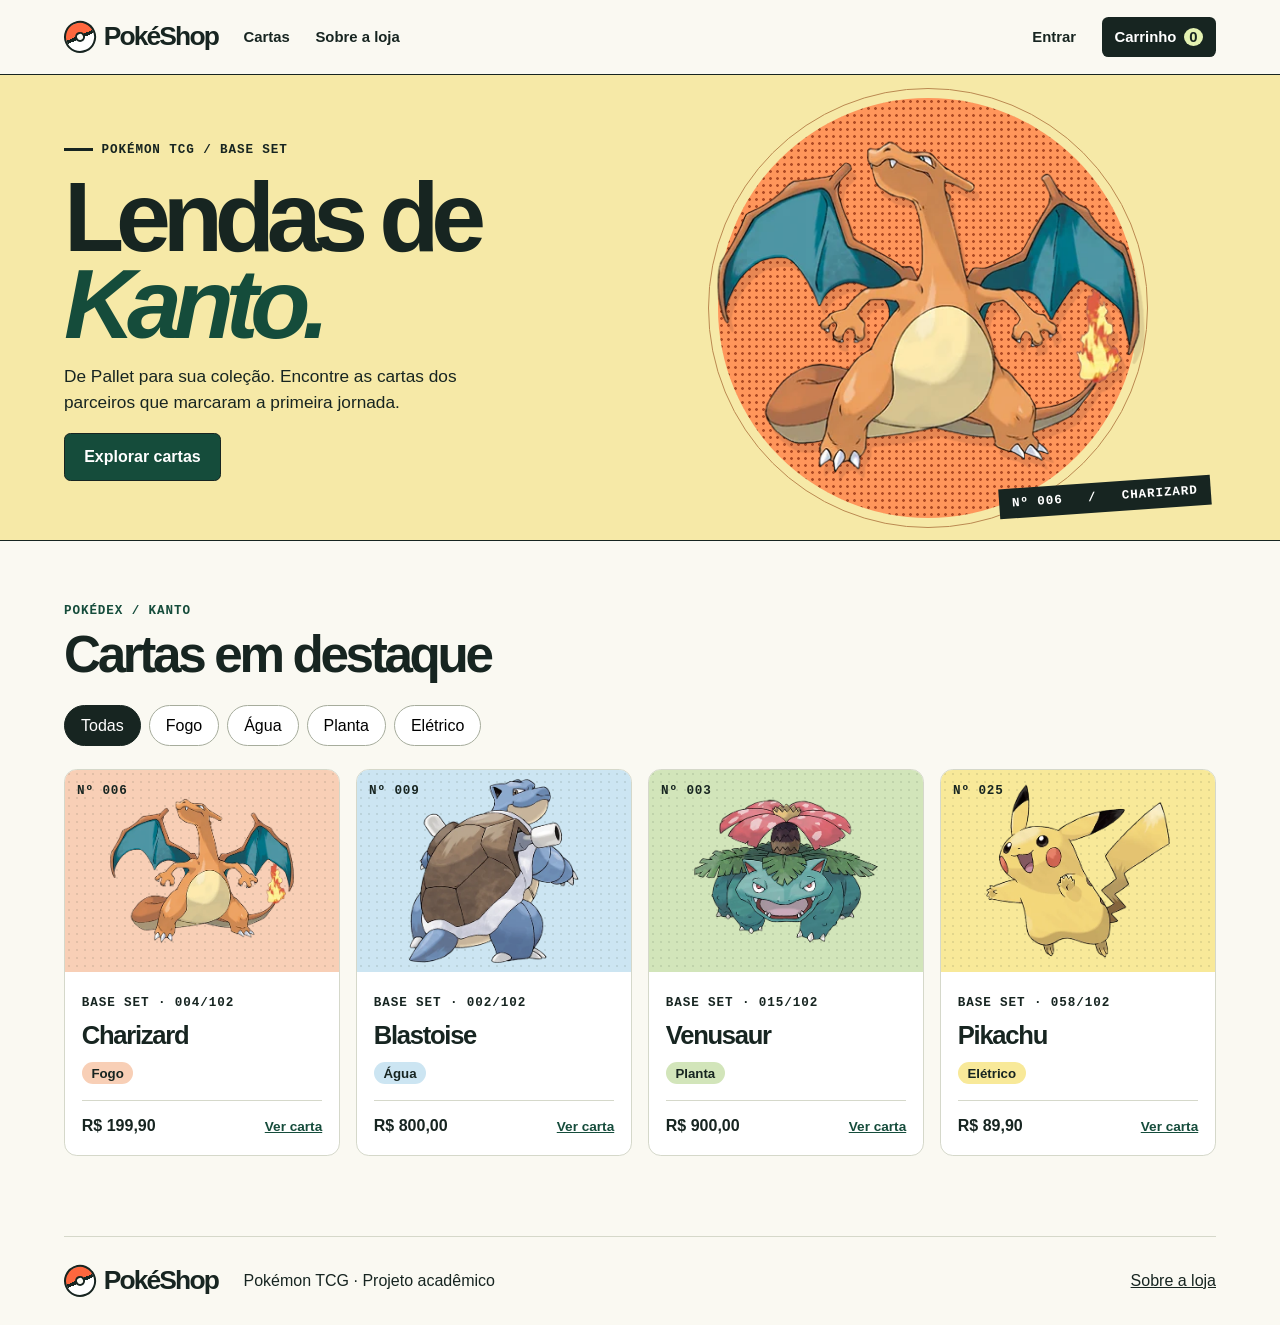
<file: index.html>
<!doctype html>
<html lang="pt-BR">
<head>
  <meta charset="utf-8">
  <meta name="viewport" content="width=device-width, initial-scale=1">
  <title>Coleção de Kanto | PokéShop</title>
  <link rel="stylesheet" href="loja.css">
  <script src="loja.js" defer></script>
</head>
<body>
<a class="skip" href="#principal">Pular para o conteúdo</a>
<header class="mast"><div class="navwrap"><a class="brand" href="index.html"><i class="ball"></i>PokéShop</a><nav aria-label="Principal"><a href="index.html#catalogo">Cartas</a><a href="Sobrenos.html">Sobre a loja</a></nav><div class="tools"><a href="Login.html">Entrar</a><a class="bag" href="Carrinho.html">Carrinho <b data-count>0</b></a></div></div></header>
<main id="principal">
<section class="hero">
  <div class="hero-inner">
    <div class="hero-copy"><span class="edition"><i></i> POKÉMON TCG / BASE SET</span>
    <h1>Lendas de<br><em>Kanto.</em></h1>
    <p>De Pallet para sua coleção. Encontre as cartas dos parceiros que marcaram a primeira jornada.</p>
    <a class="button primary" href="#catalogo">Explorar cartas</a></div>
    <a class="hero-art" href="TelaProduto.html?carta=charizard" aria-label="Ver a carta Charizard"><div class="disc"></div><img src="art/6.webp" alt="" width="475" height="475"><span class="specimen">Nº 006 &nbsp; / &nbsp; CHARIZARD</span></a>
  </div>
</section>
<section id="catalogo" class="wrap catalog"><small class="section-label">POKÉDEX / KANTO</small><h2>Cartas em destaque</h2>
  <div class="filters" role="group" aria-label="Filtrar cartas por tipo"><button type="button" data-filter="Todas" aria-pressed="true">Todas</button><button type="button" data-filter="Fogo" aria-pressed="false">Fogo</button><button type="button" data-filter="Água" aria-pressed="false">Água</button><button type="button" data-filter="Planta" aria-pressed="false">Planta</button><button type="button" data-filter="Elétrico" aria-pressed="false">Elétrico</button></div>
  <div class="grid">
    <article class="tile" data-type="Fogo"><a href="TelaProduto.html?carta=charizard">
      <div class="art t6"><span class="dex">Nº 006</span><img src="art/6.webp" width="475" height="475" alt="Charizard"></div>
      <div class="tiletext"><small>BASE SET · 004/102</small><h3>Charizard</h3><span class="type t6">Fogo</span><div class="price">R$ 199,90<span>Ver carta</span></div></div></a></article>
    <article class="tile" data-type="Água"><a href="TelaProduto.html?carta=blastoise">
      <div class="art t9"><span class="dex">Nº 009</span><img src="art/9.webp" width="475" height="475" alt="Blastoise"></div>
      <div class="tiletext"><small>BASE SET · 002/102</small><h3>Blastoise</h3><span class="type t9">Água</span><div class="price">R$ 800,00<span>Ver carta</span></div></div></a></article>
    <article class="tile" data-type="Planta"><a href="TelaProduto.html?carta=venusaur">
      <div class="art t3"><span class="dex">Nº 003</span><img src="art/3.webp" width="475" height="475" alt="Venusaur"></div>
      <div class="tiletext"><small>BASE SET · 015/102</small><h3>Venusaur</h3><span class="type t3">Planta</span><div class="price">R$ 900,00<span>Ver carta</span></div></div></a></article>
    <article class="tile" data-type="Elétrico"><a href="TelaProduto.html?carta=pikachu">
      <div class="art t25"><span class="dex">Nº 025</span><img src="art/25.webp" width="475" height="475" alt="Pikachu"></div>
      <div class="tiletext"><small>BASE SET · 058/102</small><h3>Pikachu</h3><span class="type t25">Elétrico</span><div class="price">R$ 89,90<span>Ver carta</span></div></div></a></article></div><p class="sr" role="status" id="results"></p>
</section></main>
<footer><a class="brand" href="index.html"><i class="ball"></i>PokéShop</a><span>Pokémon TCG · Projeto acadêmico</span><a href="Sobrenos.html">Sobre a loja</a></footer>
</body>
</html>
</file>
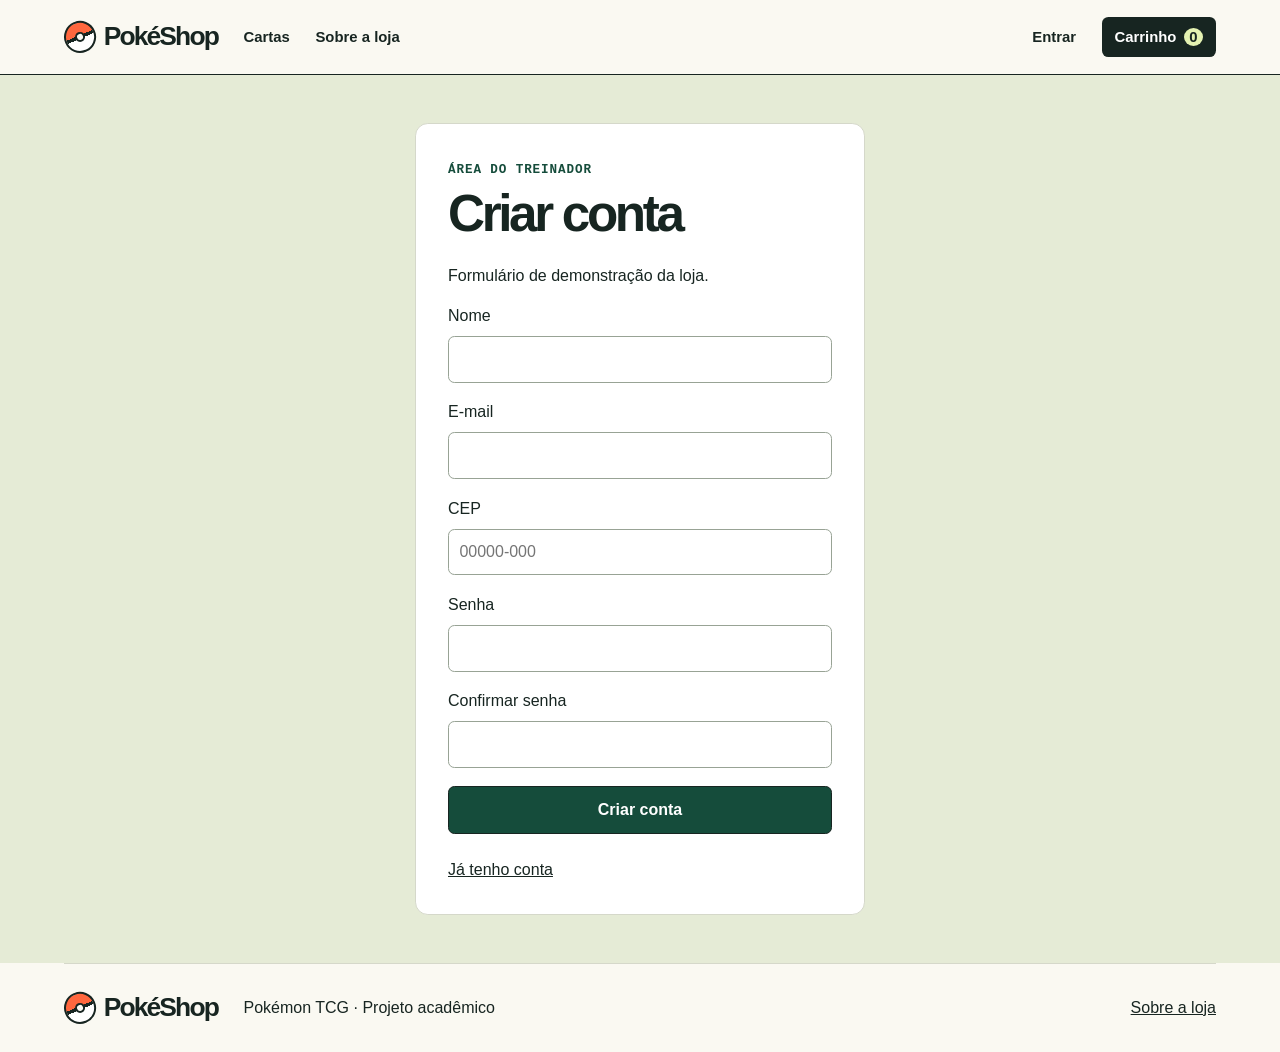
<file: Cadastro.html>
<!doctype html>
<html lang="pt-BR">
<head>
  <meta charset="utf-8">
  <meta name="viewport" content="width=device-width, initial-scale=1">
  <title>Criar conta | PokéShop</title>
  <link rel="stylesheet" href="loja.css">
  <script src="loja.js" defer></script>
</head>
<body>
<a class="skip" href="#principal">Pular para o conteúdo</a>
<header class="mast"><div class="navwrap"><a class="brand" href="index.html"><i class="ball"></i>PokéShop</a><nav aria-label="Principal"><a href="index.html#catalogo">Cartas</a><a href="Sobrenos.html">Sobre a loja</a></nav><div class="tools"><a href="Login.html">Entrar</a><a class="bag" href="Carrinho.html">Carrinho <b data-count>0</b></a></div></div></header>
<main id="principal"><section class="auth"><div class="panel"><small class="section-label">ÁREA DO TREINADOR</small><h1>Criar conta</h1><p>Formulário de demonstração da loja.</p><form data-account><label for="nome">Nome</label><input id="nome" type="text" required ><label for="usuario">E-mail</label><input id="usuario" type="email" required ><label for="cep">CEP</label><input id="cep" type="text" required inputmode="numeric" pattern="[0-9]{5}-?[0-9]{3}" placeholder="00000-000"><label for="senha">Senha</label><input id="senha" type="password" required autocomplete="new-password"><label for="confirmar">Confirmar senha</label><input id="confirmar" type="password" required autocomplete="new-password"><button class="button primary">Criar conta</button><p role="status"></p></form><a href="Login.html">Já tenho conta</a></div></section></main>
<footer><a class="brand" href="index.html"><i class="ball"></i>PokéShop</a><span>Pokémon TCG · Projeto acadêmico</span><a href="Sobrenos.html">Sobre a loja</a></footer>
</body>
</html>
</file>
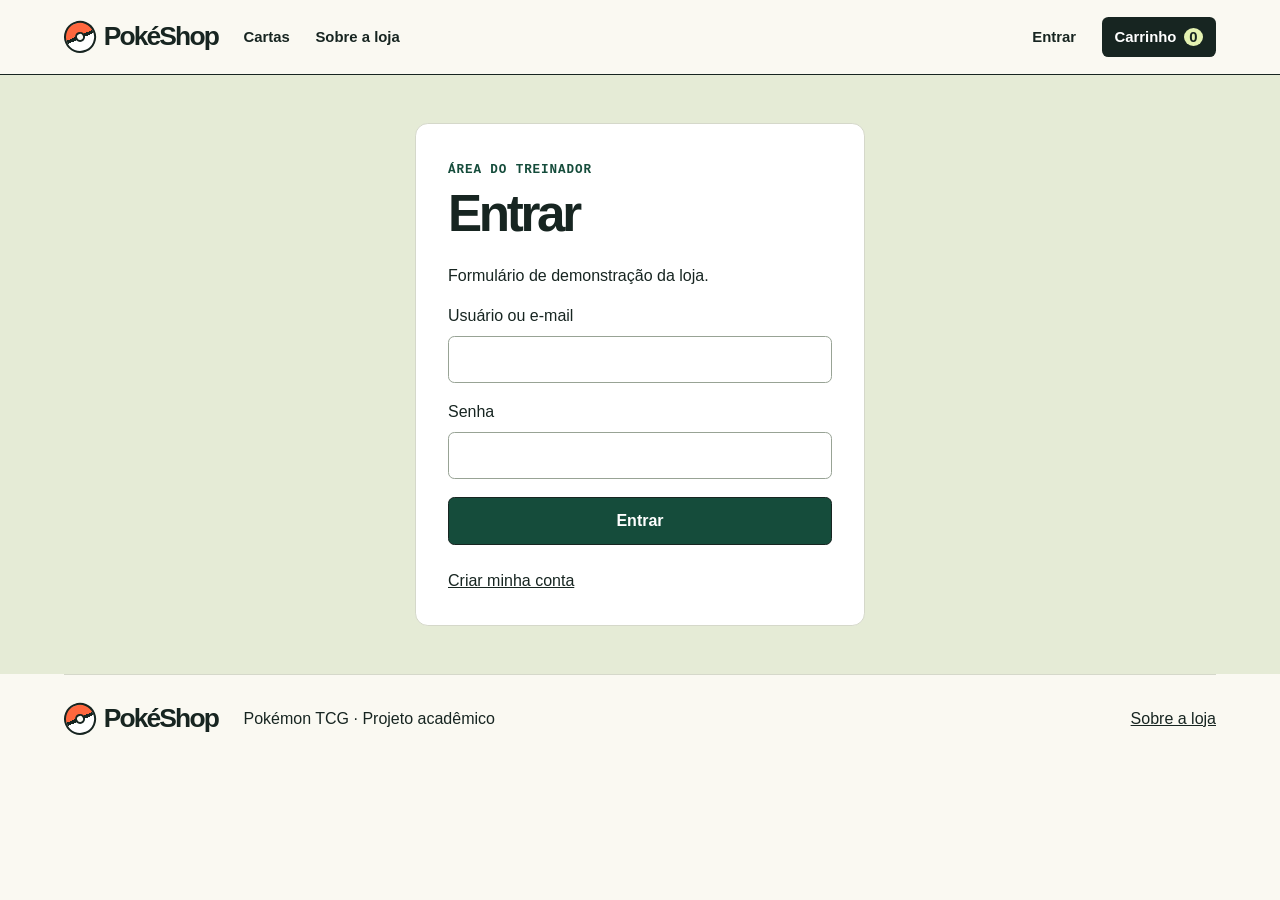
<file: Login.html>
<!doctype html>
<html lang="pt-BR">
<head>
  <meta charset="utf-8">
  <meta name="viewport" content="width=device-width, initial-scale=1">
  <title>Entrar | PokéShop</title>
  <link rel="stylesheet" href="loja.css">
  <script src="loja.js" defer></script>
</head>
<body>
<a class="skip" href="#principal">Pular para o conteúdo</a>
<header class="mast"><div class="navwrap"><a class="brand" href="index.html"><i class="ball"></i>PokéShop</a><nav aria-label="Principal"><a href="index.html#catalogo">Cartas</a><a href="Sobrenos.html">Sobre a loja</a></nav><div class="tools"><a href="Login.html">Entrar</a><a class="bag" href="Carrinho.html">Carrinho <b data-count>0</b></a></div></div></header>
<main id="principal"><section class="auth"><div class="panel"><small class="section-label">ÁREA DO TREINADOR</small><h1>Entrar</h1><p>Formulário de demonstração da loja.</p><form data-account><label for="usuario">Usuário ou e-mail</label><input id="usuario" type="text" required ><label for="senha">Senha</label><input id="senha" type="password" required autocomplete="current-password"><button class="button primary">Entrar</button><p role="status"></p></form><a href="Cadastro.html">Criar minha conta</a></div></section></main>
<footer><a class="brand" href="index.html"><i class="ball"></i>PokéShop</a><span>Pokémon TCG · Projeto acadêmico</span><a href="Sobrenos.html">Sobre a loja</a></footer>
</body>
</html>
</file>
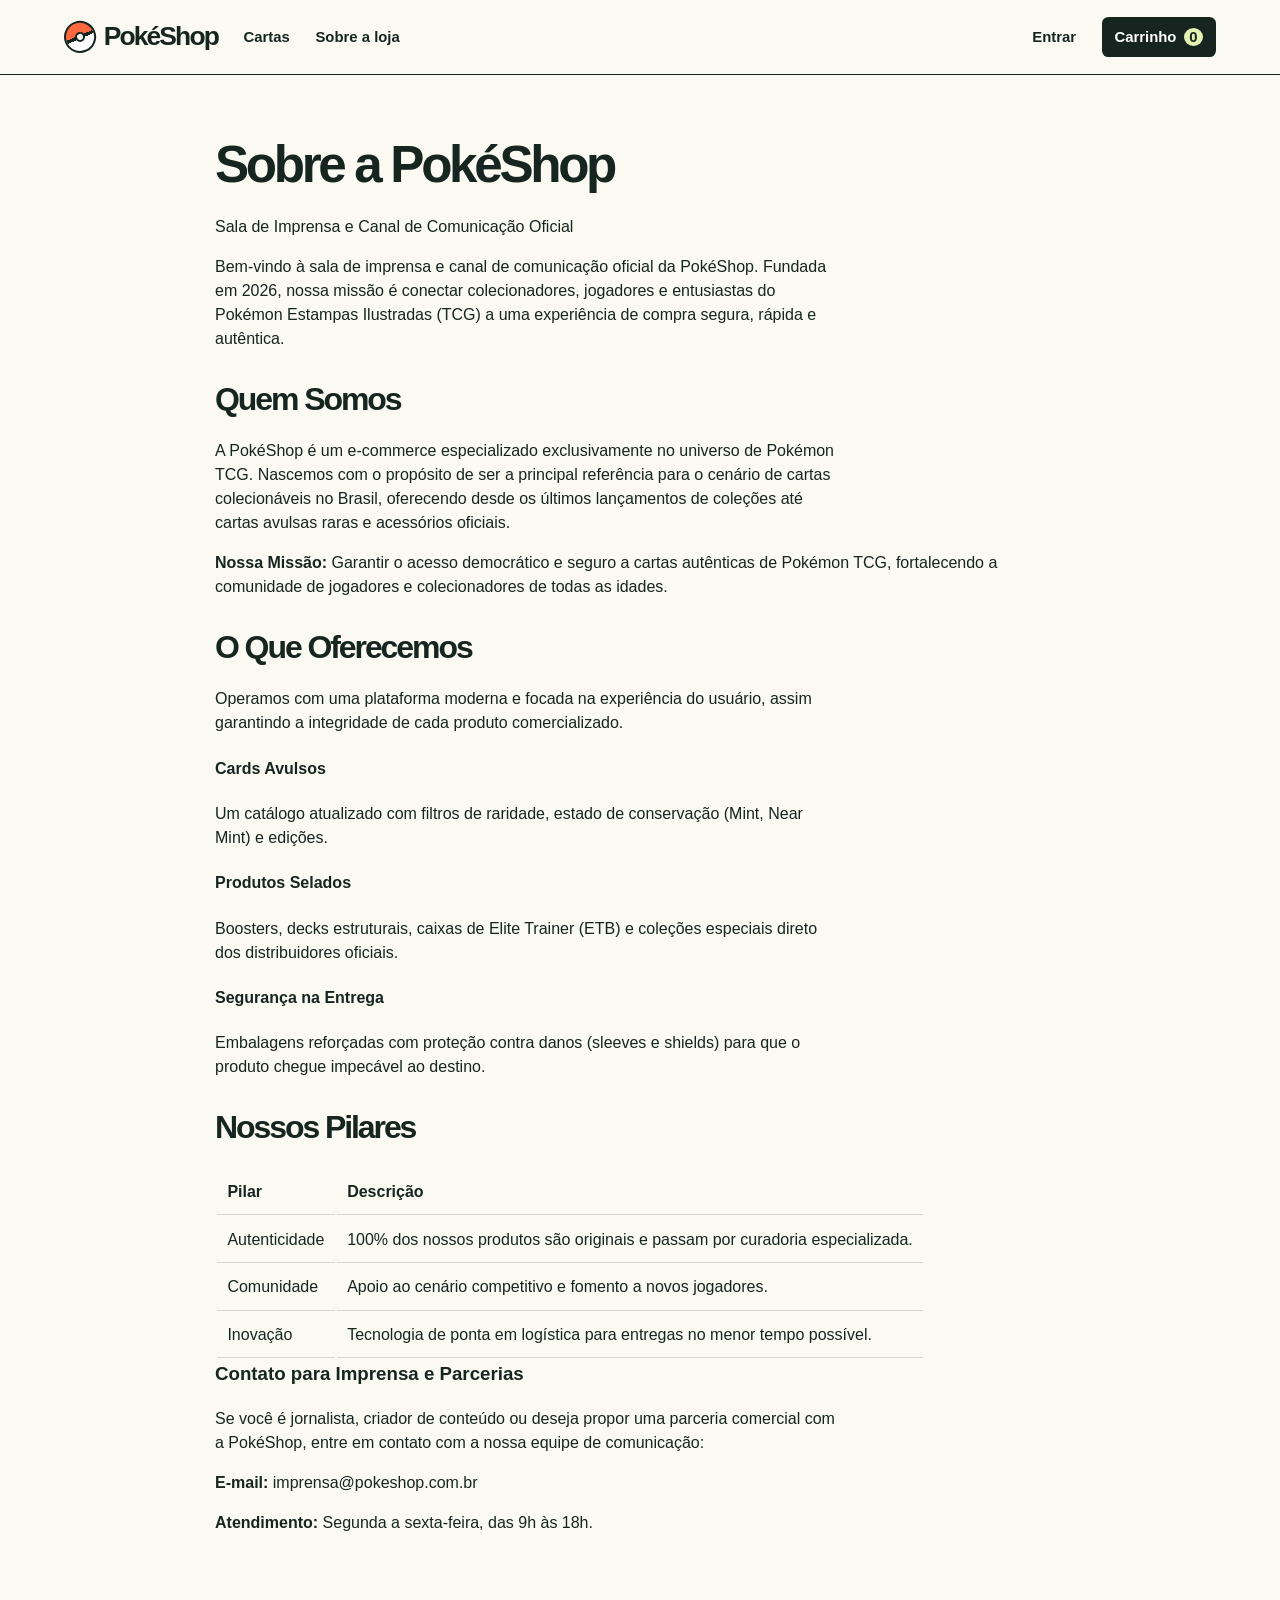
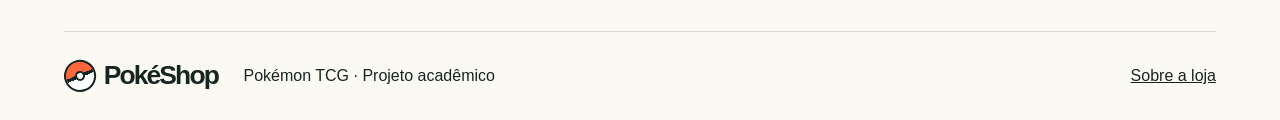
<file: Sobrenos.html>
<!doctype html>
<html lang="pt-BR">
<head>
  <meta charset="utf-8">
  <meta name="viewport" content="width=device-width, initial-scale=1">
  <title>Sobre a loja | PokéShop</title>
  <link rel="stylesheet" href="loja.css">
  <script src="loja.js" defer></script>
</head>
<body>
<a class="skip" href="#principal">Pular para o conteúdo</a>
<header class="mast"><div class="navwrap"><a class="brand" href="index.html"><i class="ball"></i>PokéShop</a><nav aria-label="Principal"><a href="index.html#catalogo">Cartas</a><a href="Sobrenos.html">Sobre a loja</a></nav><div class="tools"><a href="Login.html">Entrar</a><a class="bag" href="Carrinho.html">Carrinho <b data-count>0</b></a></div></div></header>
<main id="principal"><div class="wrap interior narrow"><article class="about-card">

            <header class="about-header">
                <h1>Sobre a PokéShop</h1>
                <p>Sala de Imprensa e Canal de Comunicação Oficial</p>
            </header>

            <p>Bem-vindo à sala de imprensa e canal de comunicação oficial da PokéShop. Fundada em 2026, nossa missão é
                conectar colecionadores, jogadores e entusiastas do Pokémon Estampas Ilustradas (TCG) a uma experiência
                de compra segura, rápida e autêntica.</p>

            <h2 class="section-title"><i class="fas fa-users"></i> Quem Somos</h2>
            <p>A PokéShop é um e-commerce especializado exclusivamente no universo de Pokémon TCG. Nascemos com o
                propósito de ser a principal referência para o cenário de cartas colecionáveis no Brasil, oferecendo
                desde os últimos lançamentos de coleções até cartas avulsas raras e acessórios oficiais.</p>

            <div class="mission-box">
                <strong>Nossa Missão:</strong>
                Garantir o acesso democrático e seguro a cartas autênticas de Pokémon TCG, fortalecendo a comunidade de
                jogadores e colecionadores de todas as idades.
            </div>

            <h2 class="section-title"><i class="fas fa-boxes-stacked"></i> O Que Oferecemos</h2>
            <p>Operamos com uma plataforma moderna e focada na experiência do usuário, assim garantindo a integridade de
                cada produto comercializado.</p>

            <div class="offers-grid">
                <div class="offer-item">
                    <h4><i class="fas fa-id-card"></i> Cards Avulsos</h4>
                    <p>Um catálogo atualizado com filtros de raridade, estado de conservação (Mint, Near Mint) e
                        edições.</p>
                </div>
                <div class="offer-item">
                    <h4><i class="fas fa-box-open"></i> Produtos Selados</h4>
                    <p>Boosters, decks estruturais, caixas de Elite Trainer (ETB) e coleções especiais direto dos
                        distribuidores oficiais.</p>
                </div>
                <div class="offer-item">
                    <h4><i class="fas fa-shield-halved"></i> Segurança na Entrega</h4>
                    <p>Embalagens reforçadas com proteção contra danos (sleeves e shields) para que o produto chegue
                        impecável ao destino.</p>
                </div>
            </div>

            <h2 class="section-title"><i class="fas fa-gem"></i> Nossos Pilares</h2>
            <table class="pilars-table">
                <thead>
                    <tr>
                        <th>Pilar</th>
                        <th>Descrição</th>
                    </tr>
                </thead>
                <tbody>
                    <tr>
                        <td class="pilar-name">Autenticidade</td>
                        <td>100% dos nossos produtos são originais e passam por curadoria especializada.</td>
                    </tr>
                    <tr>
                        <td class="pilar-name">Comunidade</td>
                        <td>Apoio ao cenário competitivo e fomento a novos jogadores.</td>
                    </tr>
                    <tr>
                        <td class="pilar-name">Inovação</td>
                        <td>Tecnologia de ponta em logística para entregas no menor tempo possível.</td>
                    </tr>
                </tbody>
            </table>

            <!-- essa parte do email eh mentira so pra encher linquiça msm -->
            <section class="contact-box">
                <h3><i class="fas fa-envelope-open-text"></i> Contato para Imprensa e Parcerias</h3>
                <p>Se você é jornalista, criador de conteúdo ou deseja propor uma parceria comercial com a PokéShop,
                    entre em contato com a nossa equipe de comunicação:</p>

                <div class="contact-details">
                    <p><i class="fas fa-envelope"></i> <strong>E-mail:</strong> imprensa@pokeshop.com.br</p>
                    <p><i class="fas fa-clock"></i> <strong>Atendimento:</strong> Segunda a sexta-feira, das 9h às 18h.
                    </p>
                </div>
            </section>
        </article></div></main>
<footer><a class="brand" href="index.html"><i class="ball"></i>PokéShop</a><span>Pokémon TCG · Projeto acadêmico</span><a href="Sobrenos.html">Sobre a loja</a></footer>
</body>
</html>
</file>
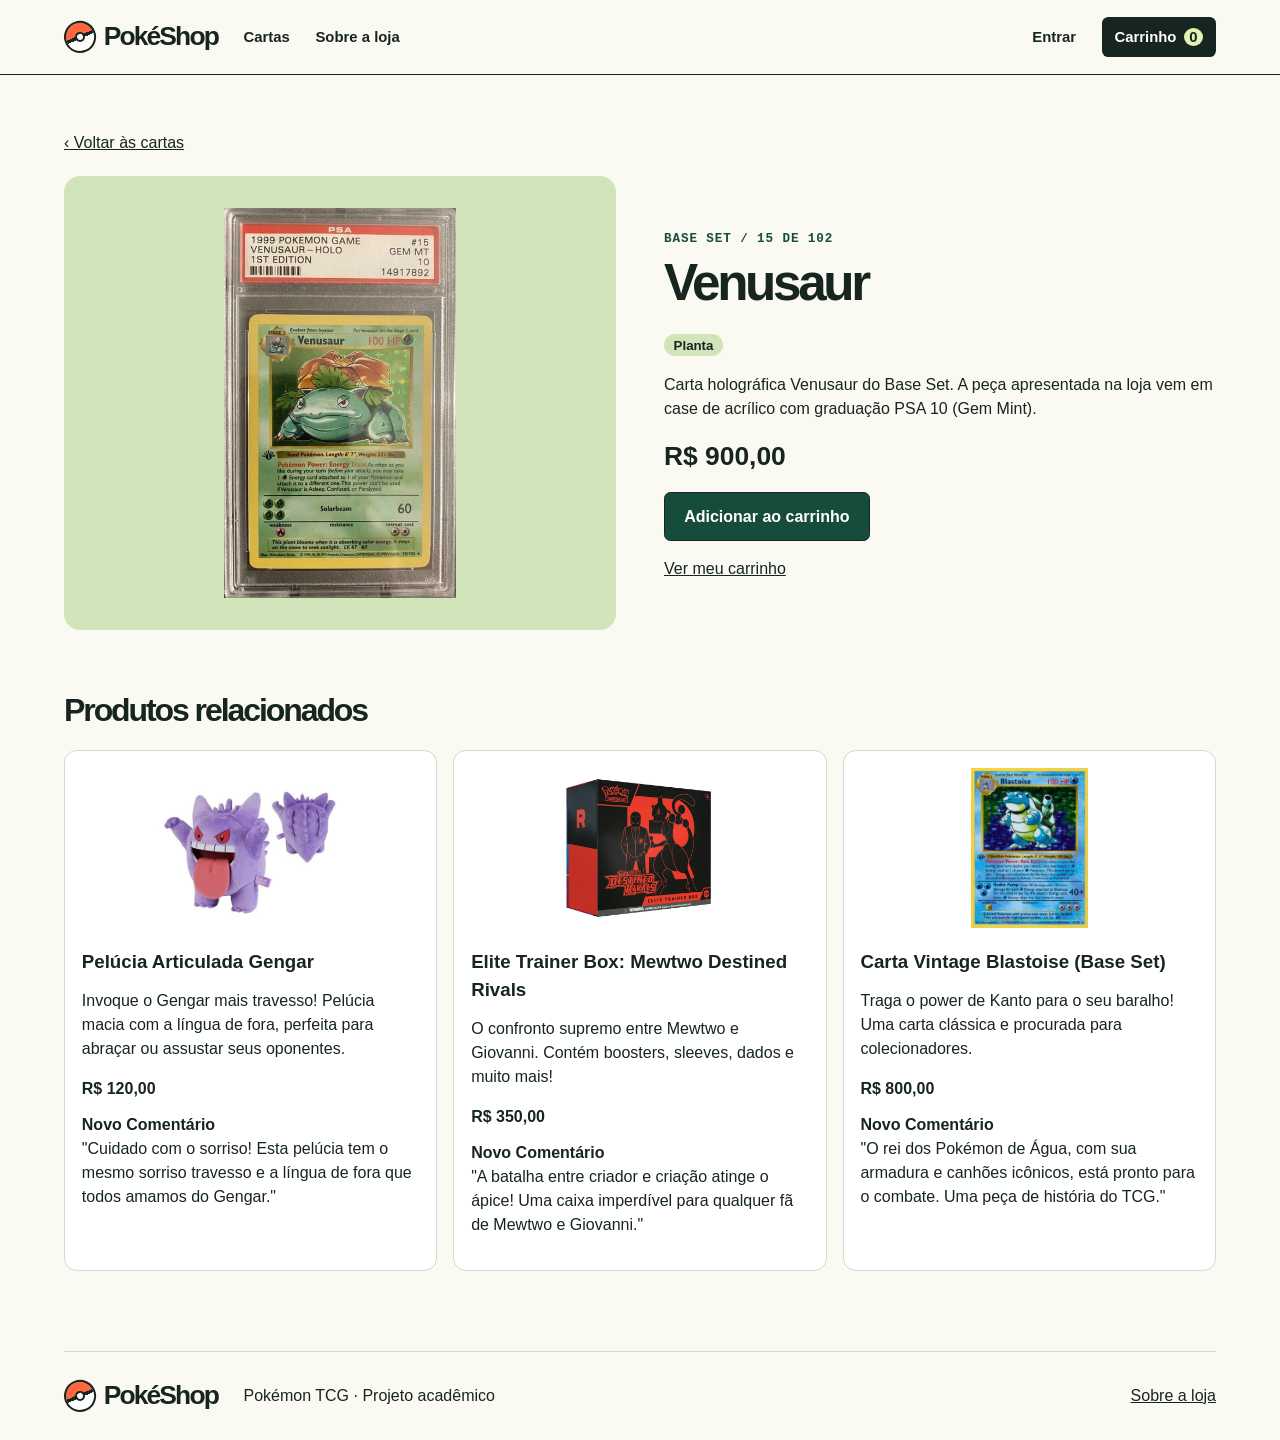
<file: TelaProduto.html>
<!doctype html>
<html lang="pt-BR">
<head>
  <meta charset="utf-8">
  <meta name="viewport" content="width=device-width, initial-scale=1">
  <title>Ficha da carta | PokéShop</title>
  <link rel="stylesheet" href="loja.css">
  <script src="loja.js" defer></script>
</head>
<body>
<a class="skip" href="#principal">Pular para o conteúdo</a>
<header class="mast"><div class="navwrap"><a class="brand" href="index.html"><i class="ball"></i>PokéShop</a><nav aria-label="Principal"><a href="index.html#catalogo">Cartas</a><a href="Sobrenos.html">Sobre a loja</a></nav><div class="tools"><a href="Login.html">Entrar</a><a class="bag" href="Carrinho.html">Carrinho <b data-count>0</b></a></div></div></header>
<main id="principal"><div class="wrap interior"><a class="back" href="index.html#catalogo">‹ Voltar às cartas</a><section id="detail" class="detail"></section><section class="related-products">
            <h2 class="related-title">Produtos relacionados</h2>

            <!-- os coments em baxo tbm copiei pra n dexa vazio kk -->
            <div class="products-grid">
                <div class="product-card">
                    <img src="gengar.png" alt="Pelúcia Gengar">
                    <h3 class="card-title">Pelúcia Articulada Gengar</h3>
                    <p class="card-desc">Invoque o Gengar mais travesso! Pelúcia macia com a língua de fora, perfeita
                        para abraçar ou assustar seus oponentes.</p>
                    <div class="card-price">R$ 120,00</div>
                    <div class="card-comment-title">Novo Comentário</div>
                    <p class="card-comment">"Cuidado com o sorriso! Esta pelúcia tem o mesmo sorriso travesso e a língua
                        de fora que todos amamos do Gengar."</p>
                </div>

                <div class="product-card">
                    <img src="rivais.png" alt="Elite Trainer Box Mewtwo">
                    <h3 class="card-title">Elite Trainer Box: Mewtwo Destined Rivals</h3>
                    <p class="card-desc">O confronto supremo entre Mewtwo e Giovanni. Contém boosters, sleeves, dados e
                        muito mais!</p>
                    <div class="card-price">R$ 350,00</div>
                    <div class="card-comment-title">Novo Comentário</div>
                    <p class="card-comment">"A batalha entre criador e criação atinge o ápice! Uma caixa imperdível para
                        qualquer fã de Mewtwo e Giovanni."</p>
                </div>

                <div class="product-card">
                    <img src="blastoise.png" alt="Carta Blastoise">
                    <h3 class="card-title">Carta Vintage Blastoise (Base Set)</h3>
                    <p class="card-desc">Traga o power de Kanto para o seu baralho! Uma carta clássica e procurada para
                        colecionadores.</p>
                    <div class="card-price">R$ 800,00</div>
                    <div class="card-comment-title">Novo Comentário</div>
                    <p class="card-comment">"O rei dos Pokémon de Água, com sua armadura e canhões icônicos, está pronto
                        para o combate. Uma peça de história do TCG."</p>
                </div>
            </div>
        </section></div></main>
<footer><a class="brand" href="index.html"><i class="ball"></i>PokéShop</a><span>Pokémon TCG · Projeto acadêmico</span><a href="Sobrenos.html">Sobre a loja</a></footer>
</body>
</html>
</file>
<file: loja.css>
:root {
  --ink: #172521;
  --paper: #faf9f2;
  --leaf: #154c3b;
  --orange: #ff713c;
  --line: #d5d8ca;
  --mono: "Courier New", monospace;
}
* { box-sizing: border-box; }
html { scroll-behavior: smooth; }
body { margin: 0; background: var(--paper); color: var(--ink); font: 1rem/1.5 Inter, Arial, sans-serif; }
a { color: inherit; }
button, input { font: inherit; }
button, .button { cursor: pointer; }
:focus-visible { outline: 3px solid #1264bc; outline-offset: 4px; }
.skip, .sr { position: absolute; clip-path: inset(50%); width: 1px; height: 1px; overflow: hidden; }
.skip:focus { clip-path: none; width: auto; height: auto; background: white; z-index: 5; padding: 1rem; }
.wrap, .navwrap, .hero-inner, footer { width: min(1180px, 90%); margin-inline: auto; }
.mast { border-bottom: 1px solid var(--ink); background: var(--paper); }
.navwrap, nav, .tools, .brand, footer { display: flex; align-items: center; gap: 1.6rem; }
.navwrap { min-height: 74px; }
.navwrap a, .brand, .button, .tile a { text-decoration: none; }
.navwrap a:hover, footer a:hover { text-decoration: underline; }
.brand { font-size: 1.65rem; font-weight: 900; letter-spacing: -.07em; gap: .5rem; }
.ball { display: inline-block; position: relative; width: 1.2em; height: 1.2em; border-radius: 50%; border: 2px solid var(--ink); background: linear-gradient(to bottom, #ff673e 44%, var(--ink) 44% 56%, #fff 56%); transform: rotate(-23deg); }
.ball::after { content: ''; position: absolute; inset: 31%; border: 2px solid var(--ink); background: var(--paper); border-radius: 50%; }
nav, .tools { font-size: .93rem; font-weight: 650; }
.tools { margin-left: auto; }
.bag { background: var(--ink); color: white; padding: .55rem .8rem; border-radius: .4rem; }
.bag b { background: #e4f2b2; color: var(--ink); border-radius: 50%; padding: .08rem .35rem; margin-left: .2rem; }
.hero { background: #f6e9a7; overflow: hidden; border-bottom: 1px solid var(--ink); }
.hero-inner { display: grid; grid-template-columns: 1fr 1fr; align-items: center; position: relative; }
.hero-copy { padding: 3.5rem 0; z-index: 1; }
.edition, .section-label, .specimen, .dex, .tile small { font: 700 .79rem/1.4 var(--mono); letter-spacing: .07em; }
.edition { display: inline-flex; align-items: center; gap: .55rem; }
.edition i { width: 1.8rem; border-top: 3px solid; }
h1, h2, h3, p { margin-top: 0; }
.hero h1 { margin: 1rem 0; font-size: clamp(4rem, 7.7vw, 7.4rem); line-height: .88; letter-spacing: -.083em; }
.hero h1 em { color: var(--leaf); }
.hero-copy p { max-width: 28rem; font-size: 1.08rem; }
.button { display: inline-flex; align-items: center; justify-content: center; min-height: 46px; padding: .7rem 1.2rem; border: 1px solid var(--ink); border-radius: .4rem; font-weight: 700; }
.primary { background: var(--leaf); color: white; }
.primary:hover { background: var(--ink); }
.secondary { background: white; color: var(--ink); }
.hero-art { display: grid; place-items: center; position: relative; align-self: stretch; isolation: isolate; }
.disc { position: absolute; width: min(87%, 420px); aspect-ratio: 1; border-radius: 50%; background: radial-gradient(#ae4a24 1px, transparent 1.7px) 0 0/7px 7px, #ff965b; z-index: -1; }
.disc::after { content: ''; position: absolute; inset: -10px; border: 1px solid #bb8951; border-radius: 50%; }
.hero-art img { height: auto; width: min(100%, 465px); filter: drop-shadow(5px 9px 0 #53322024); transition: transform .2s; }
.hero-art:hover img { transform: rotate(-2deg); }
.specimen { position: absolute; bottom: 6%; right: 1%; background: var(--ink); color: white; padding: .4rem .8rem; transform: rotate(-4deg); }
.catalog, .interior { padding-block: 3.5rem 5rem; }
.section-label { color: var(--leaf); }
h2, .interior h1, .panel h1 { font-size: clamp(2.1rem,4vw,3.6rem); line-height: 1.06; letter-spacing: -.065em; margin: .45rem 0 1.4rem; }
.filters { display: flex; flex-wrap: wrap; gap: .5rem; margin-bottom: 1.4rem; }
.filters button, .quantity button { background: white; border: 1px solid #a6ac9c; border-radius: 2rem; padding: .48rem 1rem; }
.filters button[aria-pressed=true] { color: white; background: var(--ink); border-color: var(--ink); }
.grid, .products-grid { display: grid; gap: 1rem; grid-template-columns: repeat(4,1fr); }
.tile, .product-card, .panel { background: white; border: 1px solid var(--line); border-radius: .8rem; overflow: hidden; }
.tile a { display: block; }
.art { position: relative; display: grid; place-items: center; overflow: hidden; background-image: radial-gradient(#263a281c 1px, transparent 1px); background-size: 8px 8px; }
.art img { width: 74%; height: auto; transition: transform .2s; }
.tile:hover img { transform: scale(1.05); }
.dex { position: absolute; top: .75rem; left: .75rem; }
.t6 { background-color: #f8cfb6; }
.t9 { background-color: #cce5f2; }
.t3 { background-color: #d2e5ba; }
.t25 { background-color: #f8e999; }
.tiletext, .product-card { padding: 1.05rem; }
.tile h3 { margin: .15rem 0 .4rem; font-size: 1.6rem; letter-spacing: -.05em; }
.type { border-radius: 2rem; padding: .22rem .6rem; font-size: .83rem; font-weight: bold; }
.price { display: flex; justify-content: space-between; align-items: baseline; flex-wrap: wrap; gap: .3rem; border-top: 1px solid var(--line); margin-top: 1rem; padding-top: .8rem; font-weight: bold; }
.price span { font-size: .85rem; color: var(--leaf); text-decoration: underline; }
footer { border-top: 1px solid var(--line); padding: 1.5rem 0; flex-wrap: wrap; }
footer > :last-child { margin-left: auto; }
.narrow { max-width: 850px; min-height: 64vh; }
.back { display: inline-block; margin-bottom: 1.3rem; }
.detail { display: grid; grid-template-columns: 1fr 1fr; align-items: center; gap: 3rem; margin-bottom: 4rem; }
.card-art { border-radius: 1rem; padding: 2rem; text-align: center; }
.card-art img { display: block; max-width: min(100%,270px); margin: auto; max-height: 390px; object-fit: contain; }
.detail strong { display: block; font-size: 1.65rem; margin: 1rem 0; }
.products-grid { grid-template-columns: repeat(3,1fr); }
.product-card img { width: 100%; height: 160px; object-fit: contain; }
.product-card h3 { margin: .8rem 0; }
.card-price, .card-comment-title { font-weight: bold; }
.card-comment-title { margin-top: .8rem; }
.about-card p { max-width: 70ch; }
.about-card h2, .related-title { font-size: 2rem; margin-top: 2rem; }
.about-card td, .about-card th { padding: .65rem; border-bottom: 1px solid var(--line); text-align: left; }
.auth { display: grid; place-items: center; padding: 3rem 5%; background: #e5ebd6; }
.panel { width: min(100%,450px); padding: 2rem; }
.panel form { display: grid; gap: .5rem; }
.panel input { padding: .65rem; border-radius: .4rem; border: 1px solid #98a395; margin-bottom: .6rem; width: 100%; }
.row { display: flex; gap: 1rem; align-items: center; flex-wrap: wrap; padding: 1rem 0; border-bottom: 1px solid var(--line); }
.row img { width: 55px; }
.quantity { display: flex; align-items: center; gap: .6rem; margin-left: auto; }
.total { font-size: 1.4rem; font-weight: bold; margin-block: 1rem; }
@media(max-width:850px) { .grid { grid-template-columns: repeat(2,1fr); } }
@media(max-width:650px) {
  .navwrap { flex-wrap: wrap; gap: .5rem; padding-block: .65rem; }
  nav { order: 3; width: 100%; }
  .tools { gap: .65rem; }
  .hero-inner, .detail { grid-template-columns: 1fr; }
  .hero-copy { padding: 2rem 0 0; }
  .hero-art { min-height: 215px; }
  .hero-art img { width: min(69%,280px); }
  .disc { width: min(55%,215px); }
  .catalog, .interior { padding-block: 2rem 3rem; }
  .products-grid { grid-template-columns: 1fr; }
  .grid { gap: .65rem; }
  .tiletext { padding: .75rem; }
  .art img { width: 82%; margin-top: 1.1rem; }
  .tile h3 { font-size: 1.35rem; }
  footer { gap: .7rem; }
}
@media(prefers-reduced-motion:reduce) { html { scroll-behavior: auto; } *, *::before { transition: none !important; } }
.description { margin: 1rem 0; }
</file>
